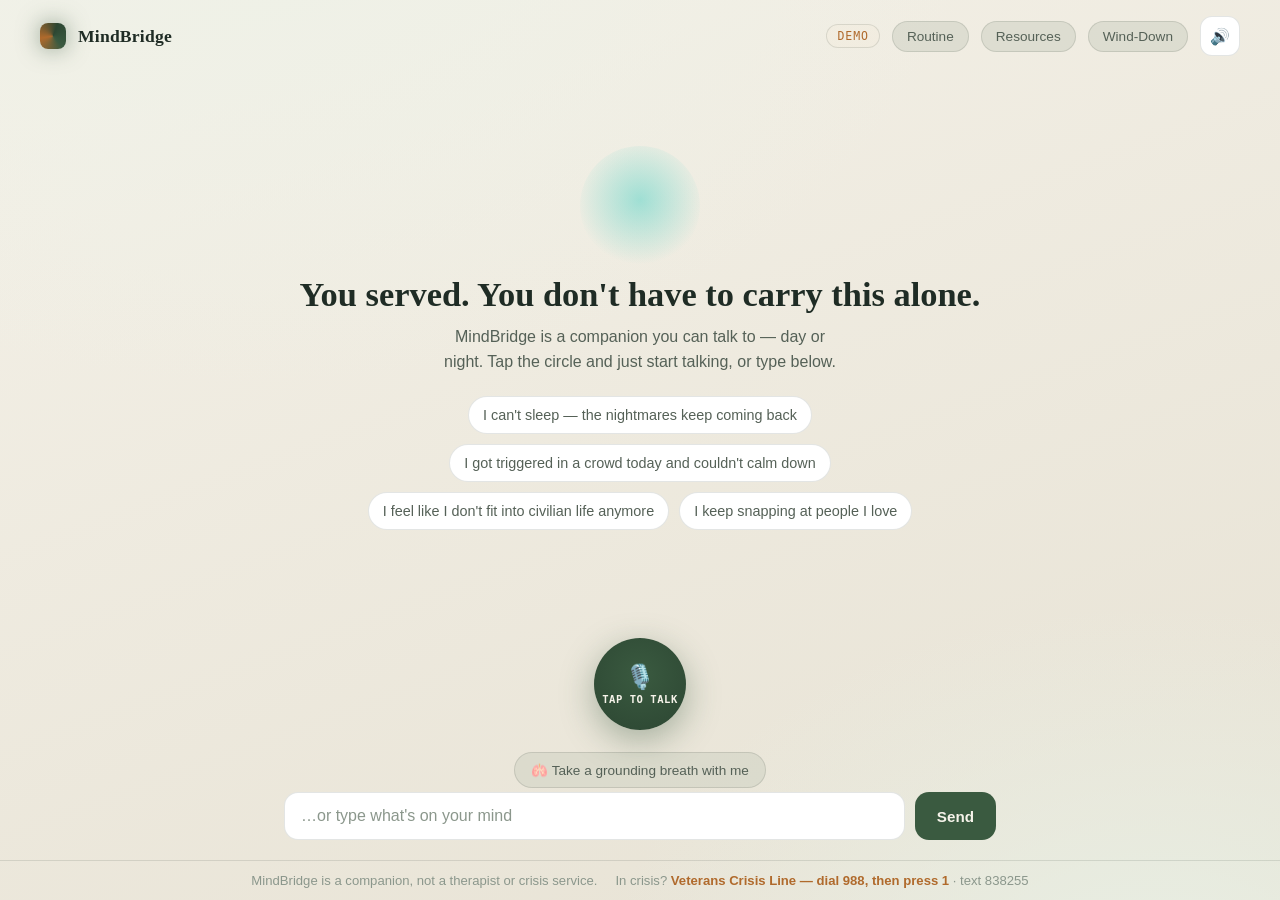
<file: docs/index.html>
<!DOCTYPE html>
<html lang="en">
<head>
  <meta charset="utf-8" />
  <meta name="viewport" content="width=device-width, initial-scale=1" />
  <title>MindBridge — a voice you can call</title>
  <meta name="description" content="A peer-support voice companion for veterans living with PTSD. Listens, helps you get grounded, and connects you to real human help." />
  <link rel="icon" href="data:image/svg+xml,<svg xmlns='http://www.w3.org/2000/svg' viewBox='0 0 100 100'><text y='.9em' font-size='90'>🌉</text></svg>" />
  <meta property="og:type" content="website" />
  <meta property="og:title" content="MindBridge — a voice you can call" />
  <meta property="og:description" content="A peer-support voice companion for U.S. veterans living with PTSD. Listens, grounds, and connects to real human help." />
  <meta property="og:url" content="https://vnmoorthy.github.io/mindbridge/" />
  <meta name="twitter:card" content="summary" />
  <link rel="stylesheet" href="styles.css" />
</head>
<body>
  <a class="skip-link" href="#composer">Skip to talking to MindBridge</a>

  <header class="topbar">
    <div class="brand">
      <span class="brand-mark" aria-hidden="true"></span>
      <span class="brand-name">MindBridge</span>
    </div>
    <div class="topbar-right">
      <span id="modeBadge" class="badge badge--demo" title="This public preview runs entirely in your browser (demo mode).">demo</span>
      <button id="basecampBtn" class="pill-btn" type="button">Routine</button>
      <button id="resBtn" class="pill-btn" type="button">Resources</button>
      <button id="windDownBtn" class="pill-btn" type="button">Wind-Down</button>
      <button id="muteBtn" class="icon-btn" aria-pressed="false" title="Mute / unmute the voice">
        <span class="icon-btn__on">🔊</span><span class="icon-btn__off">🔈</span>
      </button>
    </div>
  </header>

  <main class="stage">
    <section id="transcript" class="transcript" aria-live="polite" aria-label="Conversation with MindBridge">
      <div id="welcome" class="welcome">
        <div class="orb-halo" aria-hidden="true"></div>
        <h1>You served. You don't have to carry this alone.</h1>
        <p class="welcome-sub">MindBridge is a companion you can talk to — day or night. Tap the circle and just start talking, or type below.</p>
        <div class="chips" id="starterChips">
          <button class="chip" type="button">I can't sleep — the nightmares keep coming back</button>
          <button class="chip" type="button">I got triggered in a crowd today and couldn't calm down</button>
          <button class="chip" type="button">I feel like I don't fit into civilian life anymore</button>
          <button class="chip" type="button">I keep snapping at people I love</button>
        </div>
      </div>
    </section>

    <div id="interim" class="interim" aria-hidden="true"></div>

    <div class="mic-wrap">
      <button id="micBtn" class="mic" aria-pressed="false" aria-label="Talk to MindBridge">
        <span class="mic__ring"></span>
        <span class="mic__icon" aria-hidden="true">🎙️</span>
        <span class="mic__label">Tap to talk</span>
      </button>
    </div>

    <button id="breatheBtn" class="breathe-trigger" type="button">🫁 Take a grounding breath with me</button>

    <div id="breatheOverlay" class="breathe-overlay" role="dialog" aria-modal="true" aria-label="Grounding breath exercise" hidden>
      <div class="breathe-circle"><span id="breathePhase" class="breathe-phase">Breathe in</span></div>
      <p class="breathe-hint">Follow the circle — breathe in as it grows, out as it settles. Four counts each.</p>
      <button id="breatheDone" class="breathe-done" type="button">I feel steadier — done</button>
    </div>

    <form id="composer" class="composer" autocomplete="off">
      <input id="composerInput" class="composer__input" type="text"
             placeholder="…or type what's on your mind" aria-label="Type a message to MindBridge" />
      <button id="sendBtn" class="composer__send" type="submit">Send</button>
    </form>
  </main>

  <footer class="safety-footer">
    <span>MindBridge is a companion, not a therapist or crisis service.</span>
    <span class="safety-footer__cta">In crisis? <strong>Veterans Crisis Line — dial 988, then press 1</strong> · text 838255</span>
  </footer>

  <div id="basecampView" class="basecamp-view" hidden>
    <div class="bc-wrap">
      <div class="bc-top">
        <div class="bc-brand"><span class="brand-mark" aria-hidden="true"></span> MindBridge <small>· routine engine</small></div>
        <button id="bcClose" class="pill-btn" type="button">Close</button>
      </div>
      <div id="bcRoot"></div>
    </div>
    <div id="bcNav" class="bc-nav" hidden></div>
  </div>
  <div id="bcSitrep" class="bc-sitrep" role="dialog" aria-modal="true" aria-label="Situation Report" hidden>
    <div id="bcSitrepCard" class="bc-sitrep__card"></div>
  </div>

  <div id="windDownOverlay" class="winddown-overlay" role="dialog" aria-modal="true" aria-label="Wind-Down" hidden></div>

  <div id="resDrawer" class="res-drawer" role="dialog" aria-modal="true" aria-label="Support resources" hidden>
    <div class="res-drawer__panel">
      <div class="res-drawer__head">
        <div class="res-drawer__title">Support resources</div>
        <button id="resClose" class="res-close" type="button" aria-label="Close">✕</button>
      </div>
      <p class="res-drawer__sub">Real, verified help for veterans — San Francisco Bay Area and national.</p>
      <div id="resList"></div>
    </div>
  </div>

  <div id="crisisOverlay" class="crisis-overlay" role="dialog" aria-modal="true" aria-labelledby="crisisTitle" hidden>
    <div class="crisis-card">
      <h2 id="crisisTitle" class="crisis-card__title">You don't have to face this alone</h2>
      <div id="crisisBody" class="crisis-card__body"></div>
      <div class="crisis-card__actions">
        <a class="btn btn--primary" href="tel:988">Call 988, then press 1</a>
        <a class="btn btn--ghost" href="sms:838255">Text 838255</a>
      </div>
      <div id="crisisResources" class="crisis-card__resources"></div>
      <button id="crisisClose" class="crisis-card__close" type="button">I'm safe right now — return</button>
    </div>
  </div>

  <script src="data.js"></script>
  <script src="basecamp-data.js"></script>
  <script src="app.js"></script>
  <script src="basecamp.js"></script>
  <script src="winddown.js"></script>
</body>
</html>
</file>
<file: docs/styles.css>
/* MindBridge — calm, steady, low-arousal interface.
   Design intent: nothing jarring. Soft gradients, generous space, one clear
   focal point (the mic), and a safety net that is always visible. */

/* "Tactical Compassion" — warm, light, earthy. Forest green + cream. */
:root {
  --bg-0: #f4f1e8;   /* warm cream paper */
  --bg-1: #eef1e7;
  --bg-2: #e8efe4;
  --teal: #3a5a40;        /* forest green — primary accent (name kept for reuse) */
  --teal-deep: #2c4632;   /* deep pine */
  --sand: #b06a2c;        /* warm ochre highlight */
  --ink: #1f2c25;         /* dark green-black text */
  --ink-soft: #556157;
  --ink-faint: #8b978c;
  --user-bubble: #dde7d5;  /* soft sage — the veteran's bubble */
  --bot-bubble: #ffffff;   /* white companion bubble */
  --danger: #b23a48;
  --danger-deep: #8f2f3b;
  --card: #ffffff;
  --card-line: rgba(31, 44, 37, 0.12);
  --on-accent: #f6f3ea;   /* text/icon on a forest-green fill */
  --radius: 18px;
  --shadow: 0 14px 40px rgba(40, 55, 45, 0.14);
  --font: -apple-system, BlinkMacSystemFont, "Segoe UI", Roboto, Helvetica, Arial, sans-serif;
  --font-display: "Iowan Old Style", "Palatino Linotype", Palatino, "Georgia", serif;
  --font-mono: "JetBrains Mono", ui-monospace, "SF Mono", Menlo, Consolas, monospace;
}

/* Tactical Compassion typography: serif display headings, mono small-caps labels */
.brand-name, .welcome h1, .crisis-card__title, .res-drawer__title, .bc-h1, .bc-brand { font-family: var(--font-display); letter-spacing: 0; }
.badge, .bc-eyebrow, .bc-section-label, .res-cat, .bc-block__tag, .bc-track__code, .msg__who, .mic__label { font-family: var(--font-mono); }

* { box-sizing: border-box; }

html, body { height: 100%; }

body {
  margin: 0;
  font-family: var(--font);
  color: var(--ink);
  background:
    radial-gradient(1200px 800px at 20% -10%, var(--bg-1), transparent 60%),
    radial-gradient(1000px 700px at 90% 110%, var(--bg-2), transparent 55%),
    linear-gradient(160deg, var(--bg-0), #e7e2d4);
  min-height: 100dvh;
  display: flex;
  flex-direction: column;
  -webkit-font-smoothing: antialiased;
}

.skip-link {
  position: absolute; left: -999px; top: 0; z-index: 100;
  background: var(--teal); color: var(--on-accent); padding: 10px 16px; border-radius: 0 0 12px 0;
}
.skip-link:focus { left: 0; }

/* ---------- Top bar ---------- */
.topbar {
  display: flex; align-items: center; justify-content: space-between;
  padding: 16px clamp(16px, 4vw, 40px);
}
.brand { display: flex; align-items: center; gap: 12px; }
.brand-mark {
  width: 26px; height: 26px; border-radius: 8px;
  background: conic-gradient(from 140deg, var(--teal), var(--sand), var(--teal-deep), var(--teal));
  box-shadow: 0 0 22px rgba(58, 90, 64, 0.5);
}
.brand-name { font-weight: 650; letter-spacing: 0.2px; font-size: 1.1rem; }
.topbar-right { display: flex; align-items: center; gap: 12px; }

.badge {
  font-size: 0.72rem; text-transform: uppercase; letter-spacing: 0.08em;
  padding: 4px 10px; border-radius: 999px; border: 1px solid var(--card-line);
  color: var(--ink-soft);
}
.badge--demo { background: rgba(244, 228, 193, 0.08); color: var(--sand); }
.badge--live { background: rgba(58, 90, 64, 0.12); color: var(--teal); border-color: rgba(79,209,197,0.4); }

.icon-btn {
  background: var(--card); border: 1px solid var(--card-line); color: var(--ink);
  width: 40px; height: 40px; border-radius: 12px; cursor: pointer; font-size: 1rem;
}
.icon-btn__off { display: none; }
.icon-btn[aria-pressed="true"] .icon-btn__on { display: none; }
.icon-btn[aria-pressed="true"] .icon-btn__off { display: inline; }

/* ---------- Stage ---------- */
.stage {
  flex: 1; display: flex; flex-direction: column;
  width: min(760px, 100%); margin: 0 auto; padding: 0 clamp(14px, 4vw, 24px) 12px;
}

.transcript {
  flex: 1; overflow-y: auto; padding: 8px 2px 16px;
  display: flex; flex-direction: column; gap: 14px; scroll-behavior: smooth;
}

/* Welcome / empty state */
.welcome { text-align: center; margin: auto 0; padding: 24px 8px; }
.welcome h1 { font-size: clamp(1.5rem, 4.5vw, 2.15rem); line-height: 1.2; margin: 8px 0 10px; font-weight: 650; }
.welcome-sub { color: var(--ink-soft); max-width: 46ch; margin: 0 auto 22px; line-height: 1.55; }
.orb-halo {
  width: 120px; height: 120px; margin: 0 auto 6px; border-radius: 50%;
  background: radial-gradient(circle at 50% 45%, rgba(79,209,197,0.5), rgba(79,209,197,0.05) 65%, transparent 72%);
  animation: breathe 6s ease-in-out infinite;
}
@keyframes breathe { 0%,100% { transform: scale(1); opacity: 0.85; } 50% { transform: scale(1.08); opacity: 1; } }

.chips { display: flex; flex-wrap: wrap; gap: 10px; justify-content: center; }
.chip {
  background: var(--card); border: 1px solid var(--card-line); color: var(--ink-soft);
  padding: 10px 14px; border-radius: 999px; cursor: pointer; font-size: 0.9rem;
  transition: border-color 0.2s, color 0.2s, transform 0.1s; font-family: inherit;
}
.chip:hover { border-color: var(--teal); color: var(--ink); transform: translateY(-1px); }

/* Message bubbles */
.msg { display: flex; flex-direction: column; max-width: 84%; animation: rise 0.25s ease; }
@keyframes rise { from { opacity: 0; transform: translateY(6px); } to { opacity: 1; transform: none; } }
.msg--user { align-self: flex-end; align-items: flex-end; }
.msg--bot { align-self: flex-start; align-items: flex-start; }
.msg__who { font-size: 0.72rem; color: var(--ink-faint); margin: 0 6px 4px; }
.bubble { padding: 12px 16px; border-radius: 16px; line-height: 1.5; white-space: pre-wrap; }
.msg--user .bubble { background: var(--user-bubble); border-top-right-radius: 5px; }
.msg--bot .bubble { background: var(--bot-bubble); border: 1px solid var(--card-line); border-top-left-radius: 5px; }
.msg__sources { font-size: 0.72rem; color: var(--ink-faint); margin: 6px 6px 0; }

/* Resource cards under a bot message */
.resources { display: flex; flex-direction: column; gap: 8px; margin: 10px 4px 0; width: 100%; }
.res-card {
  background: var(--card); border: 1px solid var(--card-line); border-radius: 14px;
  padding: 12px 14px; display: flex; flex-direction: column; gap: 3px;
}
.res-card__name { font-weight: 600; font-size: 0.95rem; }
.res-card__desc { color: var(--ink-soft); font-size: 0.85rem; line-height: 1.45; }
.res-card__meta { display: flex; flex-wrap: wrap; gap: 12px; margin-top: 4px; font-size: 0.83rem; }
.res-card__meta a { color: var(--teal); text-decoration: none; }
.res-card__meta a:hover { text-decoration: underline; }
.res-card__addr { color: var(--ink-faint); font-size: 0.8rem; }

/* Typing indicator */
.typing { display: inline-flex; gap: 5px; padding: 14px 16px; }
.typing span { width: 7px; height: 7px; border-radius: 50%; background: var(--ink-faint); animation: blink 1.2s infinite; }
.typing span:nth-child(2) { animation-delay: 0.2s; }
.typing span:nth-child(3) { animation-delay: 0.4s; }
@keyframes blink { 0%,60%,100% { opacity: 0.3; } 30% { opacity: 1; } }

/* Interim speech text */
.interim { text-align: center; color: var(--teal); min-height: 20px; font-style: italic; opacity: 0; transition: opacity 0.2s; }
.interim.show { opacity: 1; }

/* ---------- Mic ---------- */
.mic-wrap { display: flex; justify-content: center; padding: 6px 0 12px; }
.mic {
  position: relative; width: 92px; height: 92px; border-radius: 50%; cursor: pointer;
  border: none; color: var(--on-accent); font-family: inherit;
  background: radial-gradient(circle at 50% 40%, var(--teal), var(--teal-deep));
  box-shadow: 0 10px 34px rgba(58, 90, 64, 0.4);
  display: flex; flex-direction: column; align-items: center; justify-content: center; gap: 2px;
  transition: transform 0.12s;
}
.mic:hover { transform: translateY(-2px); }
.mic:active { transform: scale(0.97); }
.mic__icon { font-size: 1.5rem; }
.mic__label { font-size: 0.66rem; font-weight: 700; text-transform: uppercase; letter-spacing: 0.05em; }
.mic__ring {
  position: absolute; inset: -6px; border-radius: 50%; border: 2px solid var(--teal); opacity: 0;
}
.mic.listening { background: radial-gradient(circle at 50% 40%, #ff9d7a, #e0603a); box-shadow: 0 10px 40px rgba(224, 96, 58, 0.5); }
.mic.listening .mic__ring { animation: pulse-ring 1.4s ease-out infinite; opacity: 1; }
@keyframes pulse-ring { 0% { transform: scale(1); opacity: 0.7; } 100% { transform: scale(1.5); opacity: 0; } }
.mic[disabled] { opacity: 0.4; cursor: not-allowed; }

/* ---------- Composer ---------- */
.composer { display: flex; gap: 10px; padding: 4px 0 8px; }
.composer__input {
  flex: 1; background: var(--card); border: 1px solid var(--card-line); color: var(--ink);
  border-radius: 14px; padding: 14px 16px; font-size: 1rem; font-family: inherit;
}
.composer__input::placeholder { color: var(--ink-faint); }
.composer__input:focus { outline: none; border-color: var(--teal); }
.composer__send {
  background: var(--teal); color: var(--on-accent); border: none; border-radius: 14px;
  padding: 0 22px; font-weight: 700; cursor: pointer; font-family: inherit; font-size: 0.95rem;
}
.composer__send:hover { background: #5fe0d4; }

/* ---------- Safety footer ---------- */
.safety-footer {
  display: flex; flex-wrap: wrap; justify-content: center; gap: 6px 18px;
  padding: 12px 16px; font-size: 0.82rem; color: var(--ink-faint);
  border-top: 1px solid var(--card-line); text-align: center;
}
.safety-footer__cta strong { color: var(--sand); }

/* ---------- Crisis overlay ---------- */
.crisis-overlay {
  position: fixed; inset: 0; z-index: 60; display: flex; align-items: center; justify-content: center;
  background: rgba(6, 12, 16, 0.82); backdrop-filter: blur(6px); padding: 20px;
  animation: fade 0.25s ease;
}
/* The [hidden] attribute must win over display:flex above. */
.crisis-overlay[hidden] { display: none; }
@keyframes fade { from { opacity: 0; } to { opacity: 1; } }
.crisis-card {
  width: min(520px, 100%); background: #fffdf8;
  border: 1px solid rgba(178, 58, 72, 0.35); border-radius: 22px; padding: 26px;
  box-shadow: var(--shadow); border-top: 4px solid var(--danger);
}
.crisis-card__title { margin: 0 0 12px; font-size: 1.4rem; }
.crisis-card__body { color: var(--ink-soft); line-height: 1.6; font-size: 0.95rem; }
.crisis-card__body strong { color: var(--ink); }
.crisis-card__body a { color: var(--teal); }
.crisis-card__actions { display: flex; flex-wrap: wrap; gap: 12px; margin: 20px 0 8px; }
.btn { padding: 14px 20px; border-radius: 14px; font-weight: 700; text-decoration: none; text-align: center; flex: 1; min-width: 160px; }
.btn--primary { background: var(--danger); color: #fff; box-shadow: 0 8px 24px rgba(255, 107, 107, 0.35); }
.btn--ghost { background: transparent; border: 1px solid var(--card-line); color: var(--ink); }
.crisis-card__resources { margin-top: 8px; display: flex; flex-direction: column; gap: 8px; }
.crisis-card__resources .res-card { background: rgba(255,255,255,0.05); }
.crisis-card__close {
  margin-top: 18px; width: 100%; background: transparent; border: 1px solid var(--card-line);
  color: var(--ink-soft); padding: 12px; border-radius: 12px; cursor: pointer; font-family: inherit;
}

/* Clear, high-contrast keyboard focus for every interactive control. */
.chip:focus-visible,
.mic:focus-visible,
.icon-btn:focus-visible,
.btn:focus-visible,
.composer__send:focus-visible,
.crisis-card__close:focus-visible,
.res-card__meta a:focus-visible {
  outline: 3px solid var(--sand);
  outline-offset: 2px;
}
.composer__input:focus-visible {
  outline: none;
  border-color: var(--teal);
  box-shadow: 0 0 0 3px rgba(58, 90, 64, 0.35);
}

/* ---------- Basecamp SF (routine engine) ---------- */
.basecamp-view {
  position: fixed; inset: 0; z-index: 69; overflow-y: auto;
  background-color: #f4f1e8; /* opaque cream base so the app behind never bleeds through */
  background-image:
    radial-gradient(900px 600px at 85% -10%, rgba(58,90,64,0.10), transparent 60%),
    linear-gradient(160deg, #f5f2ea, #e9e4d6);
  animation: fade 0.25s ease;
}
.basecamp-view[hidden] { display: none; }
.bc-wrap { width: min(820px, 100%); margin: 0 auto; padding: 20px clamp(14px, 4vw, 26px) 96px; }
.bc-top { display: flex; align-items: center; justify-content: space-between; margin-bottom: 8px; }
.bc-brand { display: flex; align-items: center; gap: 10px; font-weight: 650; }
.bc-brand small { color: var(--ink-faint); font-weight: 400; }
.bc-eyebrow { color: var(--teal); font-size: 0.74rem; letter-spacing: 0.12em; text-transform: uppercase; font-weight: 700; }
.bc-h1 { font-size: clamp(1.4rem, 4vw, 1.9rem); font-weight: 650; margin: 4px 0 4px; }
.bc-sub { color: var(--ink-soft); line-height: 1.5; margin-bottom: 18px; }

/* onboarding track cards */
.bc-tracks { display: grid; gap: 12px; }
.bc-track {
  text-align: left; background: var(--card); border: 1px solid var(--card-line); color: var(--ink);
  border-radius: 16px; padding: 16px 18px; cursor: pointer; font-family: inherit;
  transition: border-color 0.2s, transform 0.1s;
}
.bc-track:hover { border-color: var(--teal); transform: translateY(-1px); }
.bc-track__code { color: var(--teal); font-weight: 700; font-size: 0.8rem; letter-spacing: 0.06em; }
.bc-track__name { font-size: 1.05rem; font-weight: 600; margin: 3px 0; }
.bc-track__focus { color: var(--ink-soft); font-size: 0.9rem; line-height: 1.4; }

/* freedom gauge */
.bc-gauge { background: var(--card); border: 1px solid var(--card-line); border-radius: 16px; padding: 16px 18px; margin-bottom: 16px; }
.bc-gauge__row { display: flex; align-items: baseline; justify-content: space-between; gap: 10px; }
.bc-gauge__phase { font-size: 1.05rem; font-weight: 650; }
.bc-gauge__phase b { color: var(--teal); }
.bc-gauge__pct { color: var(--sand); font-weight: 700; }
.bc-gauge__bar { height: 10px; background: rgba(31,44,37,0.10); border-radius: 999px; margin: 10px 0 6px; overflow: hidden; }
.bc-gauge__fill { height: 100%; background: linear-gradient(90deg, var(--teal-deep), var(--teal)); border-radius: 999px; transition: width 0.6s ease; }
.bc-gauge__hint { color: var(--ink-faint); font-size: 0.82rem; }

/* opord blocks */
.bc-section-label { color: var(--ink-faint); font-size: 0.78rem; text-transform: uppercase; letter-spacing: 0.08em; margin: 6px 2px 10px; }
.bc-block {
  display: flex; gap: 14px; background: var(--card); border: 1px solid var(--card-line);
  border-radius: 14px; padding: 13px 15px; margin-bottom: 10px; align-items: flex-start;
}
.bc-block__time { color: var(--ink); font-weight: 700; font-variant-numeric: tabular-nums; min-width: 52px; }
.bc-block__body { flex: 1; }
.bc-block__title { font-weight: 600; }
.bc-block__tag { font-size: 0.68rem; text-transform: uppercase; letter-spacing: 0.06em; color: var(--teal); font-weight: 700; }
.bc-block__detail { color: var(--ink-soft); font-size: 0.9rem; margin-top: 3px; line-height: 1.4; }
.bc-block__confirm {
  background: var(--teal); color: var(--on-accent); border: none; border-radius: 10px; padding: 8px 14px;
  font-weight: 700; cursor: pointer; font-family: inherit; font-size: 0.82rem; white-space: nowrap;
}
.bc-block__confirm:hover { background: #5fe0d4; }
.bc-block.done { opacity: 0.55; }
.bc-block.done .bc-block__confirm { background: transparent; border: 1px solid var(--card-line); color: var(--ink-soft); cursor: default; }
.bc-block.locked { opacity: 0.5; }
.bc-block.locked .bc-block__confirm { background: transparent; border: 1px solid var(--card-line); color: var(--ink-faint); cursor: not-allowed; }
.bc-block--asymmetric { border-color: rgba(244,228,193,0.3); }
.bc-block--civic { border-color: rgba(79,209,197,0.4); }
.bc-menu { margin-top: 10px; display: grid; gap: 8px; }
.bc-menu__opt { text-align: left; background: rgba(31,44,37,0.03); border: 1px solid var(--card-line); color: var(--ink); border-radius: 10px; padding: 9px 12px; cursor: pointer; font-family: inherit; }
.bc-menu__opt:hover { border-color: var(--teal); }
.bc-menu__opt b { display: block; font-size: 0.9rem; }
.bc-menu__opt span { color: var(--ink-soft); font-size: 0.82rem; }
.bc-menu__opt.chosen { border-color: var(--teal); background: rgba(79,209,197,0.08); }

.bc-actions { display: flex; gap: 10px; flex-wrap: wrap; margin: 14px 0; }
.bc-btn { background: var(--teal); color: var(--on-accent); border: none; border-radius: 12px; padding: 12px 18px; font-weight: 700; cursor: pointer; font-family: inherit; }
.bc-btn--ghost { background: transparent; border: 1px solid var(--card-line); color: var(--ink); }

/* sitrep modal */
.bc-sitrep { position: fixed; inset: 0; z-index: 72; display: flex; align-items: center; justify-content: center; background: rgba(6,12,16,0.82); backdrop-filter: blur(6px); padding: 20px; animation: fade 0.2s ease; }
.bc-sitrep[hidden] { display: none; }
.bc-sitrep__card { width: min(500px,100%); max-height: 90vh; overflow-y: auto; background: #fffdf8; border: 1px solid var(--card-line); border-radius: 20px; padding: 22px; box-shadow: var(--shadow); }
.bc-field { margin: 12px 0; }
.bc-field__label { font-weight: 600; font-size: 0.9rem; margin-bottom: 7px; }
.bc-field__opts { display: flex; gap: 7px; flex-wrap: wrap; }
.bc-chip { background: var(--card); border: 1px solid var(--card-line); color: var(--ink-soft); border-radius: 999px; padding: 7px 12px; cursor: pointer; font-family: inherit; font-size: 0.82rem; }
.bc-chip.sel { border-color: var(--teal); color: var(--ink); background: rgba(79,209,197,0.1); }
.bc-sitrep textarea { width: 100%; background: var(--card); border: 1px solid var(--card-line); color: var(--ink); border-radius: 12px; padding: 12px; font-family: inherit; font-size: 0.95rem; resize: vertical; min-height: 70px; }
.bc-sitrep__reply { background: var(--bot-bubble); border: 1px solid var(--card-line); border-radius: 12px; padding: 13px 15px; margin-top: 12px; line-height: 1.5; }

/* bottom tab nav */
.bc-nav { position: fixed; left: 50%; transform: translateX(-50%); bottom: 0; width: min(820px, 100%); display: flex; background: rgba(250, 248, 242, 0.95); backdrop-filter: blur(8px); border-top: 1px solid var(--card-line); z-index: 3; }
.bc-nav[hidden] { display: none; }
.bc-nav__tab { flex: 1; background: transparent; border: none; padding: 9px 4px 13px; cursor: pointer; font-family: var(--font-mono); font-size: 0.64rem; letter-spacing: 0.05em; text-transform: uppercase; color: var(--ink-faint); display: flex; flex-direction: column; align-items: center; gap: 3px; }
.bc-nav__ico { font-size: 1.1rem; }
.bc-nav__tab.active { color: var(--teal); }

/* mission cards */
.bc-mission { background: var(--card); border: 1px solid var(--card-line); border-radius: 16px; overflow: hidden; margin-bottom: 12px; box-shadow: var(--shadow); }
.bc-mission__banner { height: 84px; display: flex; align-items: flex-end; padding: 10px 14px; color: #fff; font-family: var(--font-mono); font-size: 0.64rem; letter-spacing: 0.06em; text-transform: uppercase; text-shadow: 0 1px 3px rgba(0,0,0,0.4); }
.bc-mission__body { padding: 14px 16px; }
.bc-mission__title { font-size: 1.1rem; font-weight: 650; font-family: var(--font-display); }
.bc-mission__loc { color: var(--ink-soft); font-size: 0.78rem; font-family: var(--font-mono); }
.bc-mission__desc { color: var(--ink-soft); font-size: 0.9rem; line-height: 1.45; margin: 8px 0; }
.bc-mission__meta { display: flex; justify-content: space-between; align-items: center; gap: 10px; margin-top: 8px; flex-wrap: wrap; }
.bc-mission__lead { font-size: 0.8rem; color: var(--ink-soft); }
.bc-mission__lead b { color: var(--ink); }
.bc-mission__btn { background: var(--teal); color: var(--on-accent); border: none; border-radius: 10px; padding: 9px 16px; font-weight: 700; cursor: pointer; font-family: inherit; font-size: 0.83rem; }
.bc-mission__btn.waitlist { background: transparent; border: 1px solid var(--card-line); color: var(--ink-soft); cursor: default; }
.bc-mission__btn.joined { background: var(--teal-deep); }

/* reintegration track stepper */
.bc-stepper { display: flex; align-items: flex-start; gap: 4px; margin: 14px 0 6px; }
.bc-step { flex: 1; text-align: center; }
.bc-step__dot { width: 28px; height: 28px; border-radius: 50%; margin: 0 auto 6px; background: rgba(31,44,37,0.1); color: var(--ink-faint); display: flex; align-items: center; justify-content: center; font-family: var(--font-mono); font-size: 0.8rem; font-weight: 700; }
.bc-step.done .bc-step__dot { background: var(--teal); color: var(--on-accent); }
.bc-step.active .bc-step__dot { background: var(--teal); color: var(--on-accent); box-shadow: 0 0 0 4px rgba(58,90,64,0.18); }
.bc-step__label { font-size: 0.62rem; font-family: var(--font-mono); text-transform: uppercase; color: var(--ink-faint); line-height: 1.2; }
.bc-step.active .bc-step__label { color: var(--ink); }

/* habit-stability ring */
.bc-ring { display: flex; align-items: center; gap: 18px; margin: 6px 0 4px; }
.bc-ring__circle { width: 92px; height: 92px; border-radius: 50%; display: flex; align-items: center; justify-content: center; font-weight: 700; font-size: 1.3rem; color: var(--teal); flex-shrink: 0; }
.bc-ring__label { color: var(--ink-soft); font-size: 0.9rem; }

/* stand-down terminology map */
.bc-termrow { display: flex; align-items: center; gap: 12px; padding: 11px 0; border-bottom: 1px solid var(--card-line); }
.bc-termrow:last-child { border-bottom: none; }
.bc-termrow__from { font-family: var(--font-mono); font-size: 0.78rem; color: var(--ink-faint); min-width: 120px; }
.bc-termrow__arrow { color: var(--teal); }
.bc-termrow__to { font-weight: 600; }

/* ---------- Resources drawer ---------- */
.pill-btn {
  background: rgba(58, 90, 64, 0.1); border: 1px solid var(--card-line); color: var(--ink-soft);
  padding: 7px 14px; border-radius: 999px; cursor: pointer; font-family: inherit; font-size: 0.85rem;
  transition: border-color 0.2s, color 0.2s;
}
.pill-btn:hover { border-color: var(--teal); color: var(--ink); }
.res-drawer {
  position: fixed; inset: 0; z-index: 65; display: flex; justify-content: flex-end;
  background: rgba(6, 12, 16, 0.7); backdrop-filter: blur(4px); animation: fade 0.25s ease;
}
.res-drawer[hidden] { display: none; }
.res-drawer__panel {
  width: min(460px, 100%); height: 100%; background: #fbfaf3;
  border-left: 1px solid var(--card-line); padding: 22px 22px 40px; overflow-y: auto;
  box-shadow: -20px 0 60px rgba(40, 55, 45, 0.18);
}
.res-drawer__head { display: flex; align-items: center; justify-content: space-between; }
.res-drawer__title { font-size: 1.3rem; font-weight: 650; color: var(--ink); }
.res-drawer__sub { color: var(--ink-soft); font-size: 0.9rem; margin: 6px 0 8px; line-height: 1.4; }
.res-cat { color: var(--teal); font-size: 0.74rem; text-transform: uppercase; letter-spacing: 0.09em; font-weight: 700; margin: 18px 0 8px; }
.res-drawer .res-card { margin-bottom: 8px; }
.res-close { background: transparent; border: 1px solid var(--card-line); color: var(--ink-soft); width: 36px; height: 36px; border-radius: 10px; cursor: pointer; font-size: 1rem; }
.res-close:hover { border-color: var(--teal); color: var(--ink); }

/* ---------- Grounding breath exercise ---------- */
.breathe-trigger {
  display: inline-flex; align-items: center; gap: 8px; margin: 10px auto 0;
  background: rgba(58, 90, 64, 0.08); border: 1px solid var(--card-line); color: var(--ink-soft);
  padding: 9px 16px; border-radius: 999px; cursor: pointer; font-family: inherit; font-size: 0.85rem;
  transition: border-color 0.2s, color 0.2s;
}
.breathe-trigger:hover { border-color: var(--teal); color: var(--ink); }
.breathe-overlay {
  position: fixed; inset: 0; z-index: 70; display: flex; flex-direction: column;
  align-items: center; justify-content: center; gap: 30px; padding: 24px;
  background: radial-gradient(circle at 50% 42%, #eef2e8, #dde5d4 72%); animation: fade 0.4s ease;
}
.breathe-overlay[hidden] { display: none; }
.breathe-circle {
  width: 190px; height: 190px; border-radius: 50%;
  background: radial-gradient(circle at 50% 40%, rgba(58, 90, 64, 0.55), rgba(58, 90, 64, 0.06) 70%);
  border: 2px solid rgba(58, 90, 64, 0.45);
  display: flex; align-items: center; justify-content: center; text-align: center;
  animation: breathe-cycle 16s ease-in-out infinite;
}
@keyframes breathe-cycle {
  0% { transform: scale(1); } 25% { transform: scale(1.45); }
  50% { transform: scale(1.45); } 75% { transform: scale(1); } 100% { transform: scale(1); }
}
.breathe-phase { font-size: 1.45rem; font-weight: 650; color: var(--ink); }
.breathe-hint { color: var(--ink-soft); font-size: 0.95rem; max-width: 30ch; text-align: center; }
.breathe-done {
  background: transparent; border: 1px solid var(--card-line); color: var(--ink-soft);
  padding: 12px 26px; border-radius: 14px; cursor: pointer; font-family: inherit;
}
.breathe-done:hover { border-color: var(--teal); color: var(--ink); }

/* ---------- Wind-Down (guided evening routine) ---------- */
.winddown-overlay {
  position: fixed; inset: 0; z-index: 73; display: flex; flex-direction: column;
  align-items: center; justify-content: center; gap: 20px; padding: 30px; text-align: center;
  background: radial-gradient(circle at 50% 38%, #eef2e8, #dde5d4 72%); animation: fade 0.35s ease; overflow-y: auto;
}
.winddown-overlay[hidden] { display: none; }
.wd-dots { display: flex; gap: 6px; margin-bottom: 4px; }
.wd-dot { width: 7px; height: 7px; border-radius: 50%; background: rgba(31, 44, 37, 0.16); }
.wd-dot.on { background: var(--teal); }
.wd-title { font-family: var(--font-display); font-size: 1.7rem; font-weight: 650; color: var(--ink); }
.wd-body { color: var(--ink-soft); max-width: 34ch; line-height: 1.55; }
.wd-list { list-style: none; padding: 0; margin: 0; text-align: left; max-width: 36ch; display: grid; gap: 9px; }
.wd-list li { background: var(--card); border: 1px solid var(--card-line); border-radius: 12px; padding: 11px 14px; color: var(--ink); font-size: 0.95rem; }
.wd-chips { display: flex; gap: 8px; flex-wrap: wrap; justify-content: center; }
.wd-chip { background: var(--card); border: 1px solid var(--card-line); color: var(--ink-soft); border-radius: 999px; padding: 8px 15px; cursor: pointer; font-family: inherit; }
.wd-chip.sel { border-color: var(--teal); color: var(--ink); background: rgba(58, 90, 64, 0.08); }
.wd-cta { background: var(--teal); color: var(--on-accent); border: none; border-radius: 14px; padding: 12px 26px; font-weight: 700; cursor: pointer; font-family: inherit; }
.wd-cta:hover { background: var(--teal-deep); }
.wd-skip { background: transparent; border: none; color: var(--ink-faint); cursor: pointer; font-family: inherit; font-size: 0.85rem; }

@media (prefers-reduced-motion: reduce) {
  *, *::before, *::after { animation: none !important; transition: none !important; }
}
</file>
